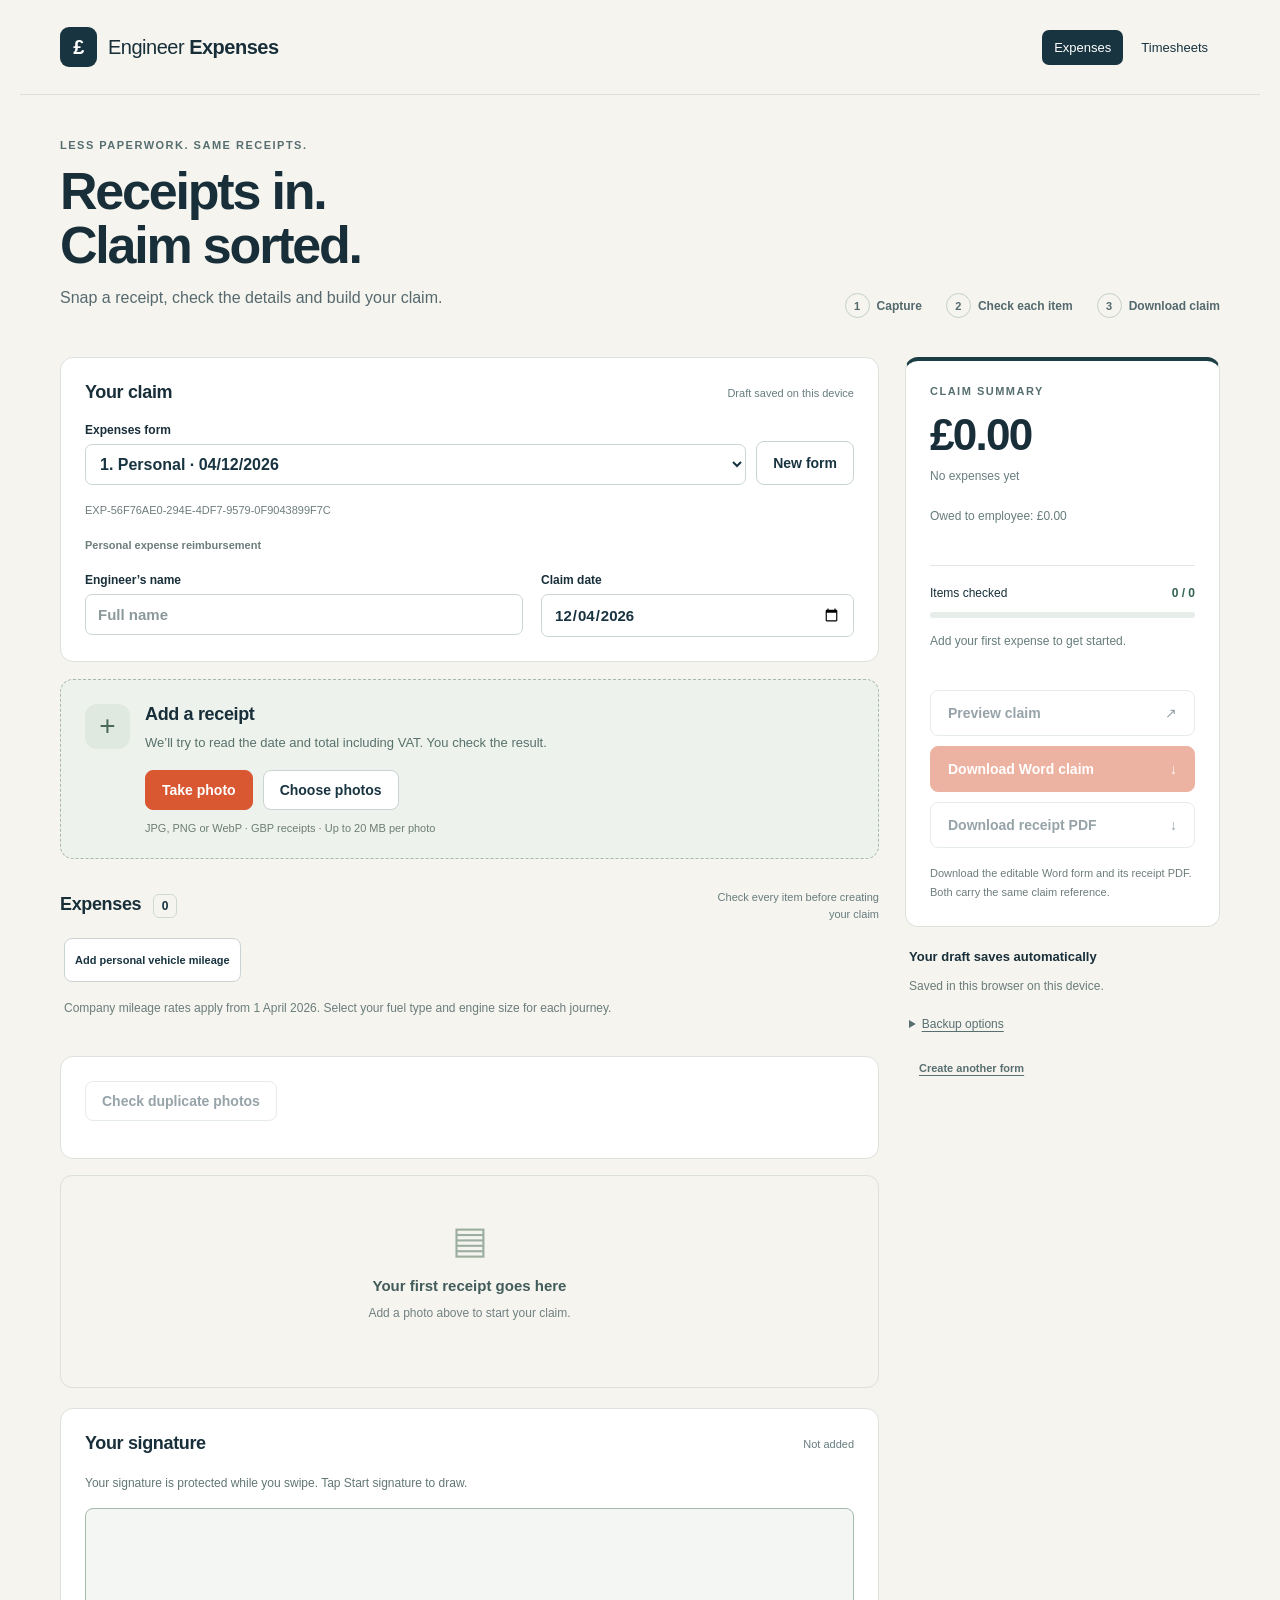
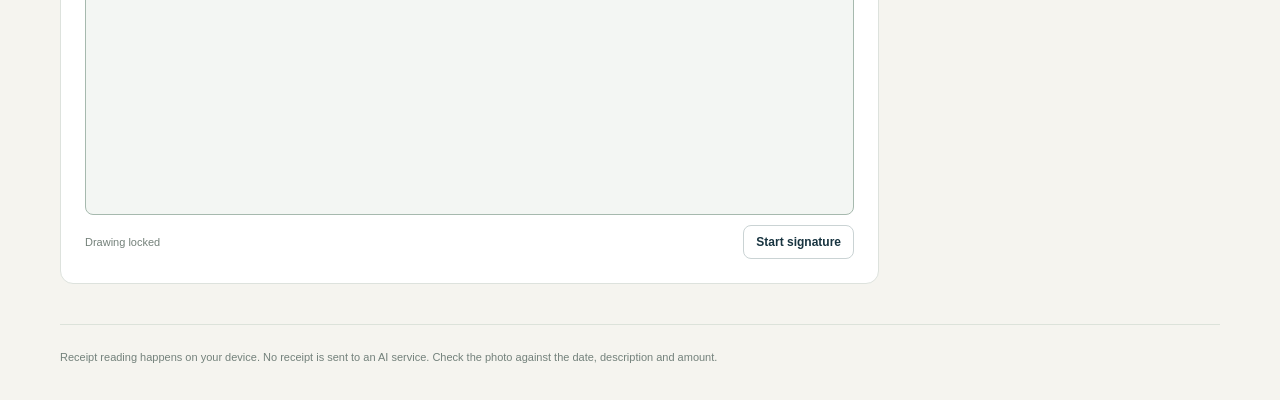
<file: index.html>
<!doctype html>
<html lang="en-GB">
<head><meta charset="utf-8"><meta name="viewport" content="width=device-width,initial-scale=1,viewport-fit=cover"><meta name="theme-color" content="#172c37"><meta name="apple-mobile-web-app-capable" content="yes"><meta name="apple-mobile-web-app-title" content="Expenses"><meta name="apple-mobile-web-app-status-bar-style" content="default"><title>Engineer Expenses</title><link rel="manifest" href="manifest.webmanifest"><link rel="apple-touch-icon" sizes="180x180" href="icons/icon-180.png"><link rel="icon" type="image/png" sizes="192x192" href="icons/icon-192.png"><link rel="stylesheet" href="style.css?v=duplicates-2"><script defer src="vendor/tesseract.min.js"></script><script defer src="vendor/jspdf.umd.min.js"></script><script defer src="core.js?v=mileage-rates-1"></script><script defer src="claim-forms.js?v=mileage-rates-1"></script><script defer src="vendor/jszip.min.js"></script><script defer src="claim-export.js?v=fixed-width-1"></script><script defer src="save-pdf.js"></script><script defer src="receipt-duplicates.js?v=duplicates-2"></script><script defer src="app.js?v=duplicates-2"></script></head>
<body>
<header><div class="brand"><span class="brand-icon" aria-hidden="true">£</span><span>Engineer <strong>Expenses</strong></span></div><nav class="app-nav" aria-label="App sections"><a href="index.html" aria-current="page">Expenses</a><a href="timesheets.html">Timesheets</a></nav></header>
<main>
<section class="intro"><p class="eyebrow">LESS PAPERWORK. SAME RECEIPTS.</p><h1>Receipts in.<br>Claim sorted.</h1><p>Snap a receipt, check the details and build your claim.</p><div class="steps"><span><b>1</b> Capture</span><span><b>2</b> Check each item</span><span><b>3</b> Download claim</span></div></section>
<div class="workspace">
<div class="entry">
<section class="panel claim-details"><div class="section-heading"><h2>Your claim</h2><span id="save-status" role="status">Opening draft…</span></div>
<div class="form-picker"><label>Expenses form<select id="form-select" aria-label="Expenses form"></select></label><button type="button" id="add-form">New form</button></div>
<p id="form-reference" class="pack-note"></p><p id="form-purpose" class="pack-note"></p>
<div class="two-fields"><label>Engineer’s name<input id="engineer" autocomplete="name" maxlength="80" placeholder="Full name"></label><label>Claim date<input type="date" id="claim-date"></label></div></section>
<section class="capture panel"><div class="capture-mark" aria-hidden="true">+</div><div><h2>Add a receipt</h2><p>We’ll try to read the date and total including VAT. You check the result.</p></div><div class="capture-buttons"><button class="primary" id="camera">Take photo</button><button id="upload">Choose photos</button></div><small>JPG, PNG or WebP · GBP receipts · Up to 20 MB per photo</small><input hidden type="file" id="camera-file" accept="image/jpeg,image/png,image/webp" capture="environment"><input hidden type="file" id="receipt-file" multiple accept="image/jpeg,image/png,image/webp"></section>
<div class="section-heading receipt-heading"><h2>Expenses <span id="receipt-count">0</span></h2><span>Check every item before creating your claim</span></div>
<div id="receipts"></div>
<div id="reading" class="reading" hidden><div><span id="reading-text" role="status">Reading receipt…</span><button id="stop-reading" class="text-button">Enter manually</button></div><progress id="progress" max="1" value="0"></progress></div>
<section id="add-another" class="panel add-another" hidden aria-labelledby="add-another-title">
<h2 id="add-another-title">Add another receipt</h2>
<div class="receipt-add-buttons"><button type="button" class="primary" id="another-camera">Take photo</button><button type="button" id="another-upload">Choose photos</button></div>
</section>
<section id="mileage-tools" class="draft-tools"><button type="button" id="add-mileage">Add personal vehicle mileage</button><p class="pack-note">Company mileage rates apply from 1 April 2026. Select your fuel type and engine size for each journey.</p></section>
<section class="panel duplicate-checks"><button type="button" id="scan-duplicates">Check duplicate photos</button><p id="duplicate-scan-status" role="status"></p><ul id="duplicate-results"></ul></section><div id="empty" class="empty"><div aria-hidden="true">▤</div><h3>Your first receipt goes here</h3><p>Add a photo above to start your claim.</p></div>
<section class="panel signature-panel"><div class="section-heading"><h2>Your signature</h2><span id="signature-status" role="status">Not added</span></div><p id="signature-help">Tap Start signature to draw, then tap Done to lock it. Your signature will appear on the Word claim form.</p><canvas id="signature-pad" width="1000" height="400" class="signature-locked" aria-label="Signature preview, drawing locked" aria-describedby="signature-help"></canvas><div class="signature-actions"><span id="signature-prompt">Drawing locked</span><button id="edit-signature" type="button">Start signature</button><button id="lock-signature" type="button" hidden>Done (lock signature)</button><button id="clear-signature" type="button" hidden disabled>Clear signature</button></div></section>
</div>
<aside><section class="panel summary"><p class="eyebrow">CLAIM SUMMARY</p><p class="total" id="total">£0.00</p><p id="items-summary">No expenses yet</p><p id="owed-summary" class="gate"></p><p id="mileage-summary" class="pack-note"></p><div class="divider"></div><div class="check-line"><span>Items checked</span><strong id="checked-count">0 / 0</strong></div><progress id="checked-progress" max="1" value="0"></progress><p id="gate-message" class="gate">Add your first receipt to get started.</p><button class="create" id="preview-claim" disabled>Preview claim <span aria-hidden="true">↗</span></button><button class="primary create" id="create-claim" disabled>Download Word claim <span aria-hidden="true">↓</span></button><button class="create" id="download-receipts" disabled>Download receipt PDF <span aria-hidden="true">↓</span></button><p class="pack-note">Download the editable Word form and its receipt PDF. Both carry the same claim reference.</p></section>
<section class="draft-tools"><h3>Your draft saves automatically</h3><p>Saved in this browser on this device.</p><details><summary class="text-button">Backup options</summary><p>Save a copy of all your forms, or import an earlier backup as additional forms.</p><div><button id="backup">Export all forms backup</button> <button id="restore">Import backup</button></div><input hidden type="file" id="backup-file" accept="application/json,.json"></details><button id="new-claim" class="text-button">Create another form</button></section></aside>
</div>
<footer>Receipt reading happens on your device. No receipt is sent to an AI service. Check the photo against the date, description and amount.</footer>
</main>
<div id="notice" role="status" hidden></div>
<dialog id="photo-dialog"><div class="dialog-heading"><h2 id="photo-title">Receipt</h2><button id="close-photo">Close</button></div><img id="large-photo" alt="Receipt photo for checking"><p>Check the total, date and description against your expense.</p></dialog>
<dialog id="save-dialog"><div class="dialog-heading"><h2>Save your file</h2><button id="close-save">Close</button></div><p id="save-file-name"></p><p id="save-instructions">Tap Save file. On iPhone, choose Save to Files, choose a folder and tap Save.</p><button class="primary" id="save-file">Save file</button><p id="save-result" role="status"></p></dialog>
<dialog id="form-dialog"><form id="new-form-fields"><div class="dialog-heading"><h2>New expenses form</h2><button type="button" id="close-form">Close</button></div><label>Form type<select id="new-form-type"><option value="personal">Personal expense reimbursement</option><option value="card">Company credit card expenditure</option></select></label><p>Your existing forms stay available in the form list.</p><button class="primary" type="submit">Create form</button></form></dialog>
<dialog id="mileage-dialog"><form id="mileage-fields"><div class="dialog-heading"><h2>Personal vehicle mileage</h2><button type="button" id="close-mileage">Close</button></div><label>Date<input id="mileage-date" type="date" required></label><label>Journey details / Notes<input id="mileage-notes" maxlength="160" required placeholder="From, to and work purpose"></label><label>Distance travelled (miles)<input id="mileage-miles" type="text" inputmode="decimal" required placeholder="e.g. 24.5"></label><label>Fuel type<select id="mileage-fuel" required><option value="">Select fuel type</option><option value="petrol">Petrol</option><option value="diesel">Diesel</option></select></label><label>Engine size<select id="mileage-engine-band" required><option value="">Select engine size</option><option value="small">1600cc or less</option><option value="medium">1601cc to 2000cc</option><option value="large">Over 2000cc</option></select></label><p id="mileage-payment" class="pack-note"></p><label class="check"><input id="personal-vehicle" type="checkbox" required>I used my own personal vehicle for this work journey.</label><p id="mileage-error" role="alert"></p><button class="primary" type="submit">Add mileage</button></form></dialog>
<dialog id="duplicate-dialog" aria-labelledby="duplicate-title"><form method="dialog"><h2 id="duplicate-title">Possible duplicate receipt</h2><p id="duplicate-explanation">This photo looks like a receipt already in this form. Keep it anyway?</p><p id="duplicate-receipt-label"></p><div class="duplicate-photos"><figure><figcaption>Already added</figcaption><img id="duplicate-existing-photo" alt="Existing receipt photo"></figure><figure><figcaption>New photo</figcaption><img id="duplicate-new-photo" alt="Photo being uploaded"></figure></div><div class="duplicate-actions"><button id="duplicate-skip" value="skip" autofocus>Skip duplicate</button><button id="duplicate-keep" value="keep">Keep both</button></div></form></dialog></body></html>
</file>
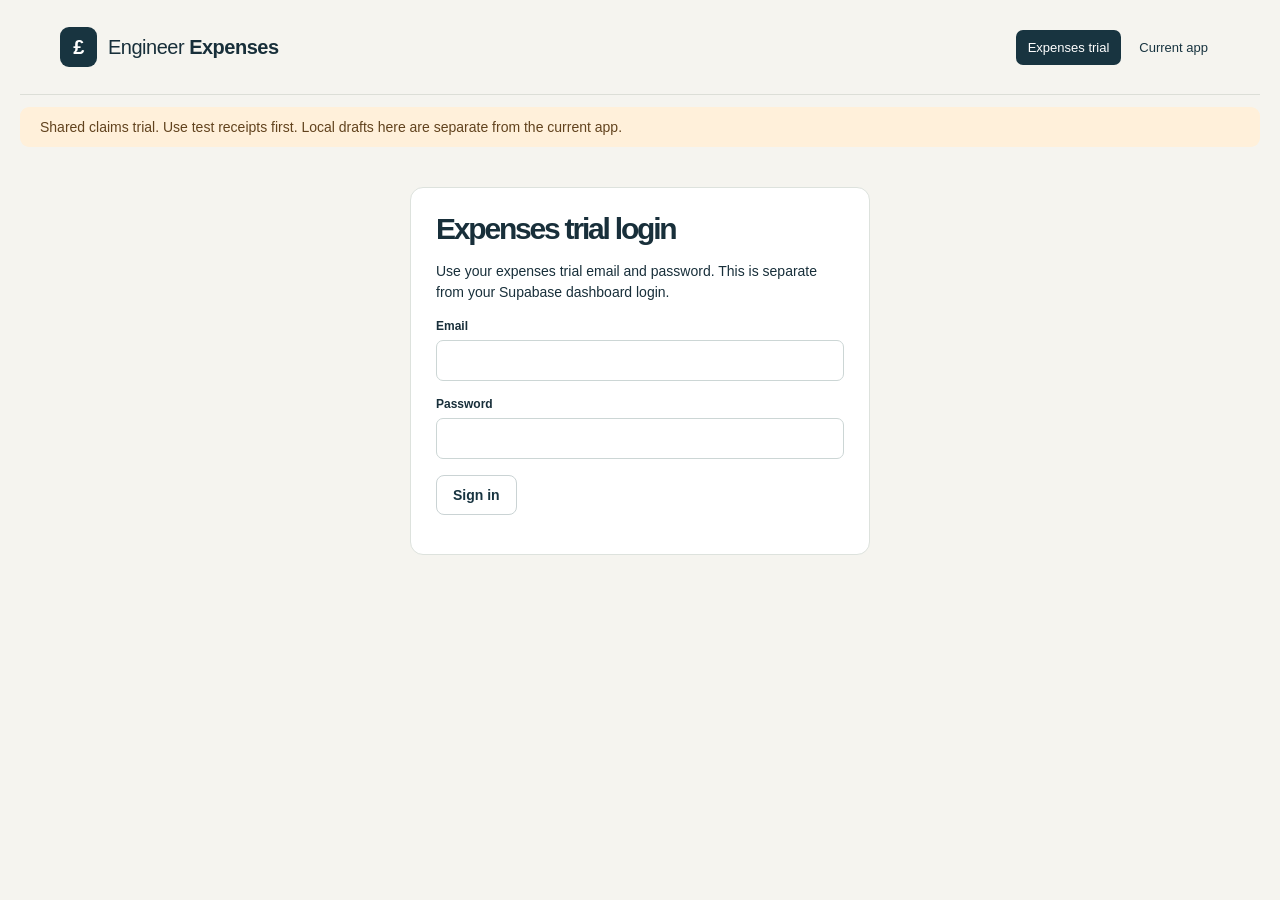
<file: trial/index.html>
<!doctype html>
<html lang="en-GB">
<head><base href="../"><meta charset="utf-8"><meta name="viewport" content="width=device-width,initial-scale=1,viewport-fit=cover"><meta name="theme-color" content="#172c37"><meta name="apple-mobile-web-app-capable" content="yes"><meta name="apple-mobile-web-app-title" content="Expenses"><meta name="apple-mobile-web-app-status-bar-style" content="default"><title>Engineer Expenses Trial</title><link rel="apple-touch-icon" sizes="180x180" href="icons/icon-180.png"><link rel="icon" type="image/png" sizes="192x192" href="icons/icon-192.png"><link rel="stylesheet" href="style.css?v=duplicates-2"><script defer src="vendor/tesseract.min.js"></script><script defer src="vendor/jspdf.umd.min.js"></script><script defer src="core.js?v=mileage-rates-1"></script><script defer src="claim-forms.js?v=mileage-rates-1"></script><script defer src="vendor/jszip.min.js"></script><script defer src="claim-export.js?v=fixed-width-1"></script><script defer src="save-pdf.js"></script><script defer src="receipt-duplicates.js?v=duplicates-2"></script><script defer src="trial/app.js?v=trial-5"></script><link rel="stylesheet" href="trial/trial.css?v=trial-5"><link rel="stylesheet" href="trial/review-desk.css?v=trial-5"><script defer src="trial/supabase-2.119.2.js"></script><script defer src="trial/config.js"></script><script defer src="trial/cloud.js?v=trial-5"></script><script defer src="trial/review-desk.js?v=trial-5.1"></script></head>
<body>
<header><div class="brand"><span class="brand-icon" aria-hidden="true">£</span><span>Engineer <strong>Expenses</strong></span></div><nav class="app-nav" aria-label="App sections"><a href="trial/index.html" aria-current="page">Expenses trial</a><a href="index.html">Current app</a></nav></header>
<div class="trial-banner">Shared claims trial. Use test receipts first. Local drafts here are separate from the current app.</div>

<section id="trial-auth-panel" class="panel trial-auth"><h1>Expenses trial login</h1><p>Use your expenses trial email and password. This is separate from your Supabase dashboard login.</p><form id="trial-login"><label>Email<input id="trial-email" type="email" autocomplete="username" required></label><label>Password<input id="trial-password" type="password" autocomplete="current-password" required></label><button id="trial-login-button">Sign in</button></form><p id="trial-login-message" role="status"></p></section>

<div id="trial-session" class="trial-session" hidden><p id="trial-user"></p><button id="trial-draft" aria-current="page">Your claim</button><button id="trial-mine">My submissions</button><button id="trial-manager" hidden>Managers</button><button id="trial-senior" hidden>Senior management</button><button id="trial-finance" hidden>Accounts</button><button id="trial-team" hidden>Team logins</button></div><div class="trial-session"><button id="trial-signout" hidden>Sign out</button></div><p id="cloud-message" role="status"></p><section id="trial-password-panel" class="panel trial-auth" hidden><h1>Choose your own password</h1><p>You must replace your temporary password before opening expenses.</p><form id="trial-password-form"><label>New password<input id="trial-new-password" type="password" autocomplete="new-password" minlength="10" maxlength="128" required></label><label>Confirm new password<input id="trial-confirm-password" type="password" autocomplete="new-password" minlength="10" maxlength="128" required></label><p>Use at least 10 characters.</p><button id="trial-password-save">Save password and continue</button></form><p id="trial-password-message" role="status"></p></section><main id="expense-main" hidden>
<section class="intro"><p class="eyebrow">LESS PAPERWORK. SAME RECEIPTS.</p><h1>Receipts in.<br>Claim sorted.</h1><p>Snap a receipt, check the details and build your claim.</p><div class="steps"><span><b>1</b> Capture</span><span><b>2</b> Check each item</span><span><b>3</b> Download claim</span></div></section>
<div class="workspace">
<div class="entry">
<section class="panel claim-details"><div class="section-heading"><h2>Your claim</h2><span id="save-status" role="status">Opening draft…</span></div>
<div class="form-picker"><label>Expenses form<select id="form-select" aria-label="Expenses form"></select></label><button type="button" id="add-form">New form</button></div>
<p id="form-reference" class="pack-note"></p><p id="form-purpose" class="pack-note"></p>
<div class="two-fields"><label>Engineer’s name<input id="engineer" autocomplete="name" maxlength="80" placeholder="Full name"></label><label>Claim date<input type="date" id="claim-date"></label></div></section>
<section class="capture panel"><div class="capture-mark" aria-hidden="true">+</div><div><h2>Add a receipt</h2><p>We’ll try to read the date and total including VAT. You check the result.</p></div><div class="capture-buttons"><button class="primary" id="camera">Take photo</button><button id="upload">Choose photos</button></div><small>JPG, PNG or WebP · GBP receipts · Up to 20 MB per photo</small><input hidden type="file" id="camera-file" accept="image/jpeg,image/png,image/webp" capture="environment"><input hidden type="file" id="receipt-file" multiple accept="image/jpeg,image/png,image/webp"></section>
<div class="section-heading receipt-heading"><h2>Expenses <span id="receipt-count">0</span></h2><span>Check every item before creating your claim</span></div>
<div id="receipts"></div>
<div id="reading" class="reading" hidden><div><span id="reading-text" role="status">Reading receipt…</span><button id="stop-reading" class="text-button">Enter manually</button></div><progress id="progress" max="1" value="0"></progress></div>
<section id="add-another" class="panel add-another" hidden aria-labelledby="add-another-title">
<h2 id="add-another-title">Add another receipt</h2>
<div class="receipt-add-buttons"><button type="button" class="primary" id="another-camera">Take photo</button><button type="button" id="another-upload">Choose photos</button></div>
</section>
<section id="mileage-tools" class="draft-tools"><button type="button" id="add-mileage">Add personal vehicle mileage</button><p class="pack-note">Company mileage rates apply from 1 April 2026. Select your fuel type and engine size for each journey.</p></section>
<section class="panel duplicate-checks"><button type="button" id="scan-duplicates">Check duplicate photos</button><p id="duplicate-scan-status" role="status"></p><ul id="duplicate-results"></ul></section><div id="empty" class="empty"><div aria-hidden="true">▤</div><h3>Your first receipt goes here</h3><p>Add a photo above to start your claim.</p></div>
<section class="panel signature-panel"><div class="section-heading"><h2>Your signature</h2><span id="signature-status" role="status">Not added</span></div><p id="signature-help">Tap Start signature to draw, then tap Done to lock it. Your signature will appear on the Word claim form.</p><canvas id="signature-pad" width="1000" height="400" class="signature-locked" aria-label="Signature preview, drawing locked" aria-describedby="signature-help"></canvas><div class="signature-actions"><span id="signature-prompt">Drawing locked</span><button id="edit-signature" type="button">Start signature</button><button id="lock-signature" type="button" hidden>Done (lock signature)</button><button id="clear-signature" type="button" hidden disabled>Clear signature</button></div></section>
</div>
<aside><section class="panel summary"><p class="eyebrow">CLAIM SUMMARY</p><p class="total" id="total">£0.00</p><p id="items-summary">No expenses yet</p><p id="owed-summary" class="gate"></p><p id="mileage-summary" class="pack-note"></p><div class="divider"></div><div class="check-line"><span>Items checked</span><strong id="checked-count">0 / 0</strong></div><progress id="checked-progress" max="1" value="0"></progress><p id="gate-message" class="gate">Add your first receipt to get started.</p><button class="primary" id="submit-cloud" disabled>Submit checked claim for approval</button><p class="pack-note">Team claims go to a manager, then accounts. Managers’ claims go to senior management, then accounts. Submit a checked copy. Later changes to your draft do not change the submitted copy.</p><button class="create" id="preview-claim" disabled>Preview claim <span aria-hidden="true">↗</span></button><button class="primary create" id="create-claim" disabled>Download Word claim <span aria-hidden="true">↓</span></button><button class="create" id="download-receipts" disabled>Download receipt PDF <span aria-hidden="true">↓</span></button><p class="pack-note">Download the editable Word form and its receipt PDF. Both carry the same claim reference.</p></section>
<section class="draft-tools"><h3>Your draft saves automatically</h3><p>Saved in this browser on this device.</p><details><summary class="text-button">Backup options</summary><p>Save a copy of all your forms, or import an earlier backup as additional forms.</p><div><button id="backup">Export all forms backup</button> <button id="restore">Import backup</button></div><input hidden type="file" id="backup-file" accept="application/json,.json"></details><button id="new-claim" class="text-button">Create another form</button></section></aside>
</div>
<footer>Receipt reading happens on your device. No receipt is sent to an AI service. Check the photo against the date, description and amount.</footer>
</main><main id="cloud-main" hidden><section class="panel"><h1 id="cloud-title" style="font-size:32px">Submitted claims</h1><div class="cloud-controls"><label>Status<select id="cloud-status-filter"><option value="">All statuses</option><option value="submitted">Awaiting management</option><option value="manager_approved">Manager approved</option><option value="senior_approved">Senior management approved</option><option value="returned">Returned</option><option value="approved">Approved</option><option value="paid">Paid / reconciled</option><option value="draft">Incomplete uploads</option></select></label><button id="cloud-refresh">Refresh claims</button></div><div id="cloud-list"></div></section><section id="cloud-detail" class="panel" hidden><h2 id="cloud-detail-title"></h2><p id="cloud-detail-summary"></p><p id="cloud-previous-note" class="pack-note"></p><div id="cloud-detail-lines"></div><section id="review-desk" class="review-desk" hidden aria-label="Receipt review"><div class="review-desk-heading"><div><h3>Review each expense</h3><p id="review-progress" role="status"></p></div><p id="review-stage-label"></p></div><progress id="review-progress-bar" max="1" value="0"></progress><p id="review-desk-message" role="status"></p><div class="review-desk-grid"><nav id="review-items" class="review-items" aria-label="Expenses in this claim"></nav><div class="review-picture-column"><div class="review-photo-tools"><button id="review-zoom-out" type="button" aria-label="Zoom out">−</button><span id="review-zoom-label">Fit</span><button id="review-zoom-in" type="button" aria-label="Zoom in">+</button><button id="review-fit" type="button">Fit</button><button id="review-rotate" type="button">Rotate ↻</button><button id="review-photo-retry" type="button" hidden>Retry photo</button></div><div id="review-photo-viewport" class="review-photo-viewport"><p id="review-photo-message" role="status">Choose an expense.</p><div id="review-image-sheet" hidden><img id="review-photo" alt="Receipt being reviewed"></div></div></div><div class="review-claimed"><p class="eyebrow" id="review-item-label"></p><h3 id="review-item-type"></h3><p class="review-claimed-amount" id="review-amount"></p><dl id="review-details"></dl><p id="review-own-mark" class="review-own-mark"></p><div class="review-check-actions"><button id="review-check-next" type="button" class="primary">Checked &amp; next →</button><button id="review-flag" type="button">Flag an issue</button><button id="review-clear" type="button" hidden>Clear my check</button></div><div id="review-flag-panel" hidden><label>What needs correcting?<textarea id="review-issue-note" maxlength="1000" rows="3"></textarea></label><button id="review-save-flag" type="button">Save issue</button><button id="review-cancel-flag" type="button">Cancel</button></div><div class="review-step-buttons"><button id="review-previous" type="button">← Previous</button><button id="review-next" type="button">Next →</button></div><div id="review-history" class="review-history"></div></div></div><p class="pack-note" id="review-approval-help">Your checks save as you go. Approve the claim below once every item is checked.</p></section><div class="cloud-actions"><button id="cloud-preview">Preview submitted claim</button><button id="cloud-word">Download Word claim</button><button id="cloud-receipts">Download receipt PDF</button></div><label id="cloud-note-label" hidden>Review note<textarea id="cloud-review-note" maxlength="1000"></textarea></label><div class="cloud-actions"><button id="cloud-approve" hidden>Approve claim</button><button id="cloud-return" hidden>Return for correction</button><button id="cloud-paid" hidden>Mark paid</button></div><pre id="cloud-events"></pre></section></main><main id="team-main" hidden><section class="panel"><h1>Team logins</h1><p>Create a login, give the person their temporary password privately, and they must change it before opening claims. No email is sent.</p><h2>People and access</h2><p>Choose Engineer, Manager, Senior management or Accounts, then tap Save access. Ask the person to refresh their app afterwards. Administrator logins are protected.</p><button id="team-refresh" type="button">Refresh people</button><p id="team-access-status" role="status"></p><div id="team-users"></div><hr><h2>Create a login</h2><form id="team-create"><label>Full name<input id="team-name" maxlength="80" required></label><label>Email<input id="team-email" type="email" autocomplete="off" required></label><label>Access<select id="team-role"><option value="engineer">Engineer</option><option value="manager">Manager — can review everyone’s claims</option><option value="senior_manager">Senior management — reviews managers’ claims</option><option value="finance">Accounts — final approval and payment</option></select></label><label>Temporary password<input id="team-password" type="text" autocomplete="off" minlength="8" maxlength="128" required></label><button id="team-generate" type="button">Generate temporary password</button><p>Give this password privately to the named person. It must be replaced at first login.</p><button id="team-create-button">Create login</button></form><p id="team-result" role="status"></p></section></main>
<div id="notice" role="status" hidden></div>
<dialog id="photo-dialog"><div class="dialog-heading"><h2 id="photo-title">Receipt</h2><button id="close-photo">Close</button></div><img id="large-photo" alt="Receipt photo for checking"><p>Check the total, date and description against your expense.</p></dialog>
<dialog id="save-dialog"><div class="dialog-heading"><h2>Save your file</h2><button id="close-save">Close</button></div><p id="save-file-name"></p><p id="save-instructions">Tap Save file. On iPhone, choose Save to Files, choose a folder and tap Save.</p><button class="primary" id="save-file">Save file</button><p id="save-result" role="status"></p></dialog>
<dialog id="form-dialog"><form id="new-form-fields"><div class="dialog-heading"><h2>New expenses form</h2><button type="button" id="close-form">Close</button></div><label>Form type<select id="new-form-type"><option value="personal">Personal expense reimbursement</option><option value="card">Company credit card expenditure</option></select></label><p>Your existing forms stay available in the form list.</p><button class="primary" type="submit">Create form</button></form></dialog>
<dialog id="mileage-dialog"><form id="mileage-fields"><div class="dialog-heading"><h2>Personal vehicle mileage</h2><button type="button" id="close-mileage">Close</button></div><label>Date<input id="mileage-date" type="date" required></label><label>Journey details / Notes<input id="mileage-notes" maxlength="160" required placeholder="From, to and work purpose"></label><label>Distance travelled (miles)<input id="mileage-miles" type="text" inputmode="decimal" required placeholder="e.g. 24.5"></label><label>Fuel type<select id="mileage-fuel" required><option value="">Select fuel type</option><option value="petrol">Petrol</option><option value="diesel">Diesel</option></select></label><label>Engine size<select id="mileage-engine-band" required><option value="">Select engine size</option><option value="small">1600cc or less</option><option value="medium">1601cc to 2000cc</option><option value="large">Over 2000cc</option></select></label><p id="mileage-payment" class="pack-note"></p><label class="check"><input id="personal-vehicle" type="checkbox" required>I used my own personal vehicle for this work journey.</label><p id="mileage-error" role="alert"></p><button class="primary" type="submit">Add mileage</button></form></dialog>
<dialog id="duplicate-dialog" aria-labelledby="duplicate-title"><form method="dialog"><h2 id="duplicate-title">Possible duplicate receipt</h2><p id="duplicate-explanation">This photo looks like a receipt already in this form. Keep it anyway?</p><p id="duplicate-receipt-label"></p><div class="duplicate-photos"><figure><figcaption>Already added</figcaption><img id="duplicate-existing-photo" alt="Existing receipt photo"></figure><figure><figcaption>New photo</figcaption><img id="duplicate-new-photo" alt="Photo being uploaded"></figure></div><div class="duplicate-actions"><button id="duplicate-skip" value="skip" autofocus>Skip duplicate</button><button id="duplicate-keep" value="keep">Keep both</button></div></form></dialog></body></html>
</file>
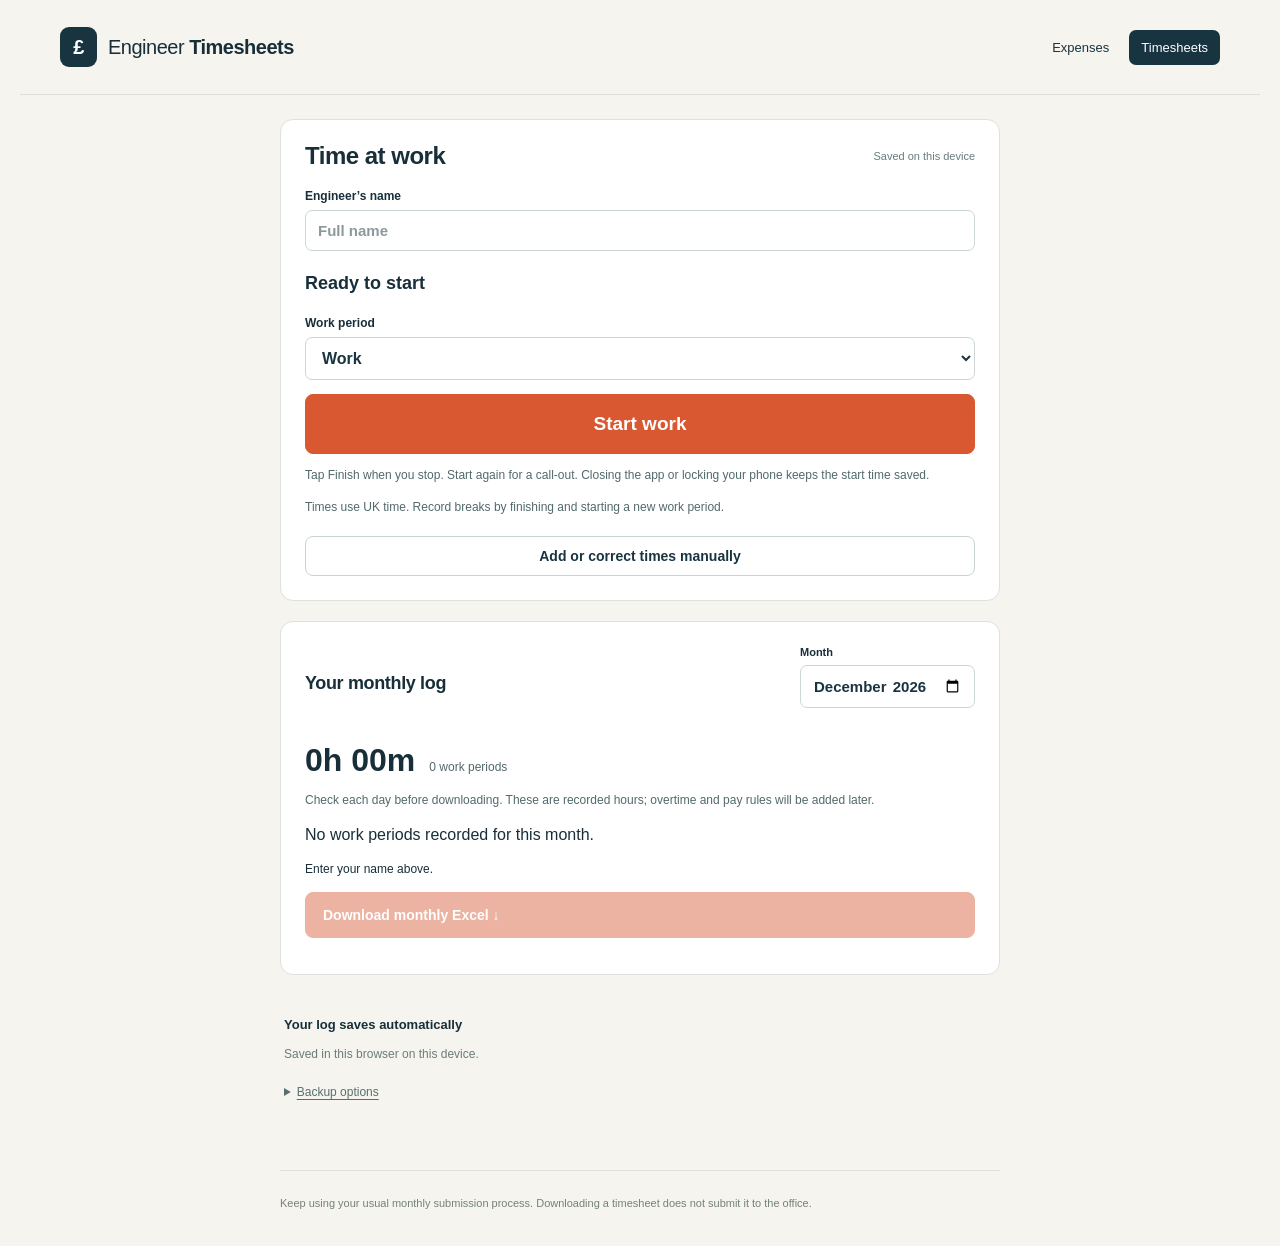
<file: timesheets.html>
<!doctype html>
<html lang="en-GB"><head><meta charset="utf-8"><meta name="viewport" content="width=device-width,initial-scale=1,viewport-fit=cover"><meta name="theme-color" content="#172c37"><meta name="apple-mobile-web-app-capable" content="yes"><meta name="apple-mobile-web-app-title" content="Expenses"><title>Timesheets</title><link rel="manifest" href="manifest.webmanifest"><link rel="apple-touch-icon" href="icons/icon-180.png"><link rel="stylesheet" href="style.css"><link rel="stylesheet" href="timesheets.css"><script defer src="vendor/jszip.min.js"></script><script defer src="time-core.js"></script><script defer src="time-excel.js"></script><script defer src="save-pdf.js"></script><script defer src="timesheets.js"></script></head>
<body><header><div class="brand"><span class="brand-icon" aria-hidden="true">£</span><span>Engineer <strong>Timesheets</strong></span></div><nav aria-label="App sections"><a href="index.html">Expenses</a><a href="timesheets.html" aria-current="page">Timesheets</a></nav></header>
<main class="time-main"><section class="panel clock-panel"><div class="section-heading"><h1>Time at work</h1><span id="time-save" role="status">Opening log…</span></div><label>Engineer’s name<input id="time-engineer" autocomplete="name" maxlength="80" placeholder="Full name" disabled></label><div class="clock-status"><strong id="clock-status" role="status">Loading…</strong><span id="clock-elapsed"></span></div><label id="clock-type">Work period<select id="work-kind"><option value="work">Work</option><option value="callout">Call-out</option></select></label><button id="clock-toggle" class="primary" disabled>Start work</button><p class="time-hint">Tap Finish when you stop. Start again for a call-out. Closing the app or locking your phone keeps the start time saved.</p><p class="time-hint">Times use UK time. Record breaks by finishing and starting a new work period.</p><button id="add-period" disabled>Add or correct times manually</button></section>
<section class="panel month-panel"><div class="section-heading"><h2>Your monthly log</h2><label class="month-label">Month<input id="time-month" type="month"></label></div><div class="month-total"><strong id="month-total">0h 00m</strong><span id="month-count"></span></div><p class="time-hint">Check each day before downloading. These are recorded hours; overtime and pay rules will be added later.</p><div id="time-days"></div><p id="month-empty">No work periods recorded for this month.</p><p id="export-status" role="status"></p><button id="excel-download" class="primary create" disabled>Download monthly Excel ↓</button><p id="excel-result" role="status"></p></section>
<section class="draft-tools"><h3>Your log saves automatically</h3><p>Saved in this browser on this device.</p><details><summary class="text-button">Backup options</summary><p>Keep a copy of your complete time log or restore one on another device.</p><button id="time-backup" disabled>Export time log backup</button> <button id="time-restore" disabled>Restore time log backup</button><input hidden id="time-backup-file" type="file" accept=".json,application/json"></details></section>
<footer>Keep using your usual monthly submission process. Downloading a timesheet does not submit it to the office.</footer></main>
<dialog id="period-dialog"><form id="period-form"><div class="dialog-heading"><h2 id="period-title">Work period</h2><button type="button" id="close-period">Close</button></div><input id="period-id" type="hidden"><label>Start (UK time)<input id="period-start" type="datetime-local" required step="1"></label><label>Finish (UK time)<input id="period-end" type="datetime-local" required step="1"></label><label>Type<select id="period-kind"><option value="work">Work</option><option value="callout">Call-out</option></select></label><label>Notes (optional)<input id="period-note" maxlength="250" placeholder="e.g. Evening call-out"></label><p id="period-error" role="alert"></p><button class="primary" type="submit">Save work period</button><button type="button" id="delete-period" class="remove" hidden>Remove work period</button></form></dialog>
<dialog id="time-file-dialog"><div class="dialog-heading"><h2>Save your file</h2><button id="close-time-file">Close</button></div><p>Tap Save file. On iPhone, choose Save to Files, choose a folder and tap Save.</p><button class="primary" id="save-time-file">Save file</button><p id="time-file-result" role="status"></p></dialog><div id="notice" role="status" hidden></div></body></html>
</file>
<file: style.css>
*{box-sizing:border-box} :root{font-family:Inter,"Segoe UI",sans-serif;color:#182f3a;background:#f5f4ef;font-synthesis:none}body{margin:0}button,input{font:inherit}button{border:1px solid #cad3d4;border-radius:8px;padding:11px 16px;background:#fff;color:#183440;font-size:14px;font-weight:650;cursor:pointer}button:hover{background:#f0f4f4}button:focus-visible,input:focus-visible{outline:3px solid #eeb061;outline-offset:3px}button:disabled{cursor:not-allowed;opacity:.45}.primary{background:#d95832;color:white;border-color:#d95832}.primary:hover{background:#be4825}header{max-width:1240px;margin:auto;padding:27px 40px;display:flex;align-items:center;justify-content:space-between;border-bottom:1px solid #dcded7}.brand{display:flex;gap:11px;align-items:center;font-size:20px;letter-spacing:-.5px}.brand-icon{display:grid;place-items:center;background:#183440;color:white;width:37px;height:40px;border-radius:9px;font-weight:700}.privacy{font-size:12px;color:#52696c}main{max-width:1240px;margin:auto;padding:0 40px}.intro{position:relative;padding:44px 0 34px}.eyebrow{font-size:11px;letter-spacing:1.5px;font-weight:750;color:#566e6f;margin:0 0 13px}h1{font-size:52px;line-height:1.04;letter-spacing:-2.2px;margin:0 0 17px;font-weight:750}.intro>p:not(.eyebrow){color:#56696e;font-size:16px}.steps{display:flex;gap:24px;position:absolute;right:0;bottom:39px;font-size:12px;font-weight:600;color:#53696d}.steps span{display:flex;align-items:center;gap:7px}.steps b{width:25px;height:25px;border-radius:50%;border:1px solid #c4cfca;display:grid;place-items:center;font-size:11px}.workspace{display:grid;grid-template-columns:minmax(0,1fr) 315px;gap:26px;align-items:start}.panel{background:#fff;border:1px solid #dde2dd;border-radius:13px;padding:24px}.section-heading{display:flex;justify-content:space-between;align-items:center;gap:12px;margin-bottom:20px}h2{font-size:18px;margin:0;font-weight:700;letter-spacing:-.35px}.section-heading>span{font-size:11px;color:#677c7e}label{font-size:12px;font-weight:650;display:flex;flex-direction:column;gap:7px}input{width:100%;min-width:0;padding:11px 12px;border:1px solid #ccd6d5;border-radius:7px;color:#183440;background:#fff;font-size:15px}input::placeholder{color:#8b999a}.two-fields{display:grid;grid-template-columns:1.4fr 1fr;gap:18px}.capture{margin-top:17px;display:grid;grid-template-columns:45px 1fr;gap:0 15px;background:#edf2ed;border:1px dashed #a6b9ae}.capture-mark{width:45px;height:45px;border-radius:12px;display:grid;place-items:center;background:#dfe9df;color:#486b55;font-size:28px}.capture p{font-size:13px;color:#59716b;margin:8px 0 18px;line-height:1.5}.capture-buttons{grid-column:2;display:flex;gap:10px}.capture small{grid-column:2;font-size:11px;color:#6c7d74;margin-top:12px}.receipt-heading{margin:30px 0 16px}.receipt-heading h2 span{display:inline-grid;place-items:center;border:1px solid #cfd9d3;border-radius:6px;min-width:24px;height:24px;font-size:12px;margin-left:7px}.receipt-heading>span{max-width:180px;text-align:right;line-height:1.5}.empty{text-align:center;padding:42px 15px 55px;color:#718181;border:1px solid #dce1d9;border-radius:12px}.empty>div{font-size:38px;color:#9cae9e}.empty h3{font-size:15px;color:#425c5b;margin-bottom:7px}.empty p{font-size:12px}.summary{border-top:4px solid #1b3d44;position:sticky;top:20px}.summary .total{font-size:44px;letter-spacing:-1.7px;font-weight:700;margin:0}.summary #items-summary{font-size:12px;color:#6a7d7e;margin:9px 0 24px}.divider{border-top:1px solid #e2e7e3;margin:0 0 20px}.check-line{display:flex;justify-content:space-between;font-size:12px}.check-line strong{font-size:12px;color:#34634f}progress{appearance:none;width:100%;height:6px;display:block;border:0;background:#e7ede8;border-radius:5px;margin-top:12px;overflow:hidden}progress::-webkit-progress-bar{background:#e7ede8}progress::-webkit-progress-value{background:#47775a;border-radius:5px}.gate{font-size:12px;line-height:1.6;min-height:38px;color:#667c7b;margin:14px 0 20px}.create{width:100%;display:flex;justify-content:space-between;padding:14px 17px}.pack-note{font-size:11px;line-height:1.7;color:#6d7d7c;margin:16px 0 0}.draft-tools{padding:22px 4px}.draft-tools h3{font-size:13px;margin:0}.draft-tools p{font-size:12px;line-height:1.7;color:#6a7d7b}.draft-tools>div{display:flex;gap:8px}.draft-tools button{font-size:11px;padding:9px 10px}.text-button{background:none;border:0;padding:9px 0;text-decoration:underline;text-underline-offset:3px;font-size:12px;color:#586f70}.draft-tools>.text-button{margin-top:13px}.receipt{background:#fff;border:1px solid #dce3de;border-radius:12px;margin-bottom:17px;padding:20px}.receipt.checked{border-color:#9fbdab}.receipt-top{display:flex;justify-content:space-between;align-items:center;margin-bottom:17px}.receipt-top h3{font-size:14px;margin:0}.badge{font-size:10px;letter-spacing:.3px;color:#946422;background:#fff2da;border-radius:5px;padding:5px 8px}.checked .badge{color:#3d6a50;background:#e8f1e8}.receipt-content{display:grid;grid-template-columns:110px minmax(0,1fr);gap:18px}.thumbnail{height:143px;padding:4px;background:#f3f4f0;overflow:hidden;display:block;width:110px}.thumbnail img{height:100%;width:100%;object-fit:contain}.image-tools{display:flex;justify-content:space-between;margin-top:5px}.image-tools button{font-size:11px;padding:5px 0}.expense-fields{display:grid;grid-template-columns:1fr 1fr;gap:12px}.expense-fields .description{grid-column:1/-1}.expense-fields label{font-size:11px}.expense-fields input{font-size:14px}.check{display:flex;flex-direction:row;align-items:flex-start;gap:9px;font-size:12px;line-height:1.5;margin-top:19px;padding:13px;border-radius:7px;background:#f3f5f1;color:#425e55}.check input{width:18px;height:18px;margin:0;flex-shrink:0;accent-color:#46765b}.receipt-hint{font-size:11px;line-height:1.6;color:#71817c;margin:12px 0 0}.reading{border-radius:9px;padding:13px 18px;background:#fff5e6;margin-top:15px}.reading>div{display:flex;justify-content:space-between;align-items:center;font-size:12px}.reading[hidden]{display:none}footer{border-top:1px solid #dce2da;margin-top:40px;padding:23px 0 33px;color:#73817b;font-size:11px;line-height:1.7}#notice{position:fixed;bottom:20px;left:50%;transform:translateX(-50%);background:#1b3d44;color:#fff;box-shadow:0 7px 30px #0002;padding:14px 22px;border-radius:9px;max-width:90vw;font-size:13px;z-index:5}#notice.error{background:#8f352b}dialog{border:0;border-radius:12px;padding:20px;width:min(90vw,780px);max-height:92vh;color:#183440}dialog::backdrop{background:#132b38ba}.dialog-heading{display:flex;justify-content:space-between;align-items:center;margin-bottom:16px}dialog img{display:block;max-width:100%;height:auto;margin:auto}dialog p{font-size:12px;color:#677b74}.remove{color:#955443!important} @media(min-width:950px){aside{position:sticky;top:20px}}@media(max-width:950px){.steps{position:static;margin-top:26px}.workspace{grid-template-columns:minmax(0,1fr) 280px;gap:20px}header{padding:22px 25px}main{padding:0 25px}.panel{padding:20px}.receipt-content{grid-template-columns:85px 1fr;gap:13px}.thumbnail{width:85px}.expense-fields{gap:9px}}@media(max-width:700px){header{padding:18px 20px}.brand{font-size:17px}.privacy{display:none}main{padding:0 18px}.intro{padding:30px 0 27px}h1{font-size:43px}.intro>p:not(.eyebrow){font-size:14px}.steps{gap:16px;font-size:10px}.workspace{grid-template-columns:1fr}.panel{padding:19px}.two-fields{grid-template-columns:1fr;gap:14px}.capture{grid-template-columns:35px 1fr;gap:0 12px}.capture-mark{width:35px;height:38px}.capture-buttons{grid-column:1/-1;margin-top:0}.capture-buttons button{flex:1}.capture small{grid-column:1/-1}.receipt{padding:16px}.receipt-content{grid-template-columns:75px 1fr;gap:12px}.thumbnail{width:75px;height:139px}.expense-fields{grid-template-columns:1fr}.expense-fields .description{grid-column:auto}.receipt-heading>span{font-size:10px;max-width:145px}.receipt-heading{margin-top:24px}.summary{position:static}.summary .total{font-size:40px}.gate{min-height:0}.draft-tools{padding:20px 2px}footer{margin-top:13px}.check{font-size:11px}.expense-fields input{font-size:16px;padding:9px}.section-heading>span{font-size:10px}}

#preview-claim{margin-bottom:10px}

.signature-panel{margin-top:20px}.signature-panel>p{font-size:12px;color:#617774;line-height:1.6;margin:0 0 14px}#signature-pad{display:block;width:100%;height:auto;aspect-ratio:2.5;touch-action:none;user-select:none;-webkit-user-select:none;border:1px dashed #a6b9ae;border-radius:8px;background:#fafbf8;cursor:crosshair}.signature-actions{display:flex;justify-content:space-between;align-items:center;margin-top:10px}.signature-actions span{font-size:11px;color:#74817a}.signature-actions button{font-size:12px;padding:9px 12px}

#save-dialog{width:min(90vw,480px)}#save-file-name{overflow-wrap:anywhere;font-weight:650}#save-instructions,#save-result{font-size:13px;line-height:1.6}

/* A steady phone shell: the claim scrolls inside the available screen. */
html { width:100%; -webkit-text-size-adjust:100%; }
body { max-width:100%; }
@media (max-width:700px) {
  html { height:100%; overflow:hidden; overscroll-behavior:none; }
  body { width:100%; height:100vh; height:100dvh; display:flex; flex-direction:column; overflow:hidden; overscroll-behavior:none; }
  header { flex:0 0 auto; width:100%; max-width:none; padding:calc(12px + env(safe-area-inset-top, 0px)) max(16px, env(safe-area-inset-right, 0px)) 12px max(16px, env(safe-area-inset-left, 0px)); background:#f5f4ef; }
  main { flex:1 1 auto; min-height:0; min-width:0; width:100%; max-width:none; padding:0 max(12px, env(safe-area-inset-right, 0px)) calc(18px + env(safe-area-inset-bottom, 0px)) max(12px, env(safe-area-inset-left, 0px)); overflow-y:auto; overflow-x:hidden; overscroll-behavior-y:contain; touch-action:pan-y pinch-zoom; -webkit-overflow-scrolling:touch; }
  .intro { display:none; }
  .workspace { padding-top:14px; min-width:0; }
  .workspace > *, .entry > *, .expense-fields, .two-fields > *, .capture > div { min-width:0; }
  .panel { padding:16px; }
  input:not([type="checkbox"]), select, textarea { font-size:16px; max-width:100%; min-height:44px; }
  .receipt-content { grid-template-columns:75px minmax(0,1fr); }
  .capture-buttons { flex-wrap:wrap; }
  .capture-buttons button { min-height:44px; }
  .image-tools { flex-direction:column; align-items:flex-start; gap:0; }
  .image-tools button { min-height:36px; }
  .draft-tools > div { flex-wrap:wrap; }
  .draft-tools button, .signature-actions button { min-height:44px; }
  .signature-actions { flex-wrap:wrap; gap:8px; }
  .section-heading { flex-wrap:wrap; }
  .check { font-size:12px; }
  .receipt-hint, .draft-tools p, .pack-note { overflow-wrap:anywhere; }
  dialog { max-width:calc(100vw - 24px); max-height:calc(100dvh - 32px); overflow:auto; overscroll-behavior:contain; }
  #notice { bottom:calc(12px + env(safe-area-inset-bottom, 0px)); }
}

.app-nav{display:flex;gap:6px;font-size:13px}.app-nav a{padding:10px 12px;border-radius:7px;text-decoration:none;color:#183440}.app-nav a[aria-current]{background:#183440;color:#fff}@media(max-width:700px){header:has(.app-nav){flex-wrap:wrap;gap:8px;padding-top:max(10px,env(safe-area-inset-top));padding-bottom:8px}header:has(.app-nav) .brand{font-size:15px}header:has(.app-nav) .brand-icon{width:28px;height:30px}.app-nav{font-size:12px;gap:2px}.app-nav a{padding:9px 8px}}


.receipt [hidden], .add-another[hidden] { display:none; }
.receipt:has(.receipt-details[hidden]) { padding:0; }
.receipt-toggle { display:flex; align-items:center; gap:10px; width:100%; min-height:44px; padding:12px 14px; text-align:left; }
.receipt-toggle-label { flex:1; min-width:0; overflow-wrap:anywhere; }
.receipt-toggle strong { white-space:nowrap; }
.receipt-details { margin-top:14px; }
.receipt-details select { width:100%; min-width:0; padding:9px 10px; font:inherit; font-size:16px; color:inherit; border:1px solid #ccd9d2; border-radius:7px; background:white; }

.form-picker { display:flex; align-items:end; gap:10px; margin-bottom:12px; }
.form-picker label { flex:1; min-width:0; }
select { width:100%; min-width:0; font:inherit; font-size:16px; padding:10px; border:1px solid #ccd6d5; border-radius:7px; background:#fff; color:#183440; }
.form-picker button { flex-shrink:0; min-height:44px; }
#form-reference { overflow-wrap:anywhere; font-size:11px; }
#form-purpose { margin-bottom:18px; font-weight:650; }
.missing-field, input[aria-invalid="true"], select[aria-invalid="true"] { border:2px solid #b93727!important; background:#fff4ee!important; }
.missing-field:focus { outline:2px solid #eeb061; }
#mileage-tools { padding-top:0; }
#mileage-tools > button { min-height:44px; }
#mileage-tools label { margin-top:12px; }
#form-dialog label, #mileage-dialog label { margin:14px 0; }
#form-dialog select, #mileage-dialog input { font-size:16px; }
#mileage-error { color:#b93727; }
.mileage-value { font-size:13px; font-weight:650; }
#download-receipts { margin-top:10px; }
.add-another { margin:12px 0 18px; }
.receipt-add-buttons { display:flex; flex-wrap:wrap; gap:8px; margin-top:10px; }
.receipt-add-buttons button { min-height:44px; }
@media(max-width:700px) {
 .receipt-toggle { gap:7px; padding:12px 10px; font-size:12px; }
 .receipt-details select { min-height:44px; }
}

.vat-options{margin:0;min-width:0;border:1px solid #ccd6d8;border-radius:12px;padding:12px}.vat-options legend{padding:0 5px;font-weight:700}.vat-buttons{display:flex;flex-wrap:wrap;gap:8px}.vat-buttons button{flex:1;min-width:100px;padding:12px 8px;border:1px solid #a9b9be;background:#fff;color:#183440}.vat-buttons button[aria-pressed="true"]{background:#183440;color:#fff;border-color:#183440}.custom-vat{margin-top:12px}.vat-breakdown{font-size:13px;margin:10px 0 0}.vat-options.missing-field{border:2px solid #b9271a}.custom-vat[hidden]{display:none}

#signature-pad.signature-locked{touch-action:pan-y;cursor:default;border-style:solid;background:#f3f6f3}.signature-actions button[hidden]{display:none}

#duplicate-dialog{width:min(94vw,700px)}.duplicate-photos{display:grid;grid-template-columns:minmax(0,1fr) minmax(0,1fr);gap:12px}.duplicate-photos figure{margin:0;min-width:0}.duplicate-photos figcaption{font-size:13px;font-weight:700;margin-bottom:8px}.duplicate-photos img{width:100%;height:240px;object-fit:contain;background:#f5f5ef}.duplicate-actions{display:flex;justify-content:flex-end;gap:10px;margin-top:20px}.duplicate-actions button{min-height:44px}

.duplicate-checks{margin:16px 0}.duplicate-checks p{font-size:13px;line-height:1.5}.duplicate-checks ul{list-style:none;margin:0;padding:0}.duplicate-checks li{margin-top:8px}.duplicate-actions button[hidden]{display:none}
</file>
<file: timesheets.css>
nav{display:flex;gap:8px;font-size:13px}nav a{padding:10px 12px;border-radius:7px;text-decoration:none;color:#183440}nav a[aria-current]{background:#183440;color:#fff}.time-main{max-width:800px;padding-top:24px}.time-main h1{font-size:24px;letter-spacing:-.5px;margin:0}.time-main .panel{margin-bottom:20px}.time-main label{margin-bottom:14px}select{font:inherit;font-size:16px;background:#fff;color:#183440;border:1px solid #ccd6d5;padding:11px 12px;border-radius:7px;min-width:0;width:100%}.time-hint{font-size:12px;line-height:1.65;color:#52696c}.clock-status{display:flex;justify-content:space-between;gap:10px;margin:22px 0;align-items:center}.clock-status strong{font-size:18px}.clock-status span{font-size:22px;font-variant-numeric:tabular-nums}#clock-toggle{width:100%;font-size:19px;padding:18px}#clock-toggle.running{background:#183440;border-color:#183440}#add-period{width:100%;margin-top:6px}.month-label{max-width:175px;font-size:11px}.month-total{display:flex;align-items:baseline;gap:14px;flex-wrap:wrap}.month-total strong{font-size:32px}.month-total span{font-size:12px;color:#52696c}.time-day{padding:18px 0;border-top:1px solid #dde2dd}.time-day h3{font-size:15px;margin:0}.day-heading{display:flex;justify-content:space-between;align-items:center;gap:10px}.day-heading>span{font-size:13px;font-weight:650}.time-period{display:flex;justify-content:space-between;gap:10px;padding:12px 0;align-items:center}.time-period p{font-size:12px;margin:4px 0;overflow-wrap:anywhere}.time-period strong{font-size:14px;font-variant-numeric:tabular-nums}.day-flags{display:flex;gap:14px;flex-wrap:wrap;margin:6px 0}.time-main .day-flags label{display:flex;flex-direction:row;align-items:center;gap:6px;font-size:11px;margin:0}.day-flags input{width:18px;height:18px;accent-color:#46765b}.time-main .check{font-size:12px;margin-top:12px}.time-main .check input{min-height:0}.time-day.reviewed .day-heading{color:#34634f}#export-status,#excel-result{font-size:12px;line-height:1.6}#period-error{color:#a13826}#period-form>button{margin-right:6px;margin-top:8px}.time-main .section-heading{flex-wrap:wrap}#time-save{max-width:180px}summary{cursor:pointer}button,a,input,select{touch-action:manipulation}@media(max-width:700px){header{flex-wrap:wrap;gap:8px;padding-top:max(10px,env(safe-area-inset-top));padding-bottom:8px}.brand{font-size:15px}.brand-icon{width:28px;height:30px}nav{gap:2px;font-size:12px}nav a{padding:9px 8px}.time-main{padding-top:14px}.time-main h1{font-size:22px}.time-main input{font-size:16px;min-height:44px}.time-main .day-flags input{min-height:18px}.time-main .check input{min-height:18px}.time-period button{min-height:44px}.clock-status{flex-wrap:wrap}.month-panel .section-heading{align-items:flex-start}.month-label{max-width:160px}#period-dialog{width:min(94vw,540px)}#period-form label{margin-bottom:14px}#period-form input{font-size:16px}.time-main .panel{padding:17px}.day-flags{gap:12px}.time-main footer{margin-bottom:0}}
</file>
